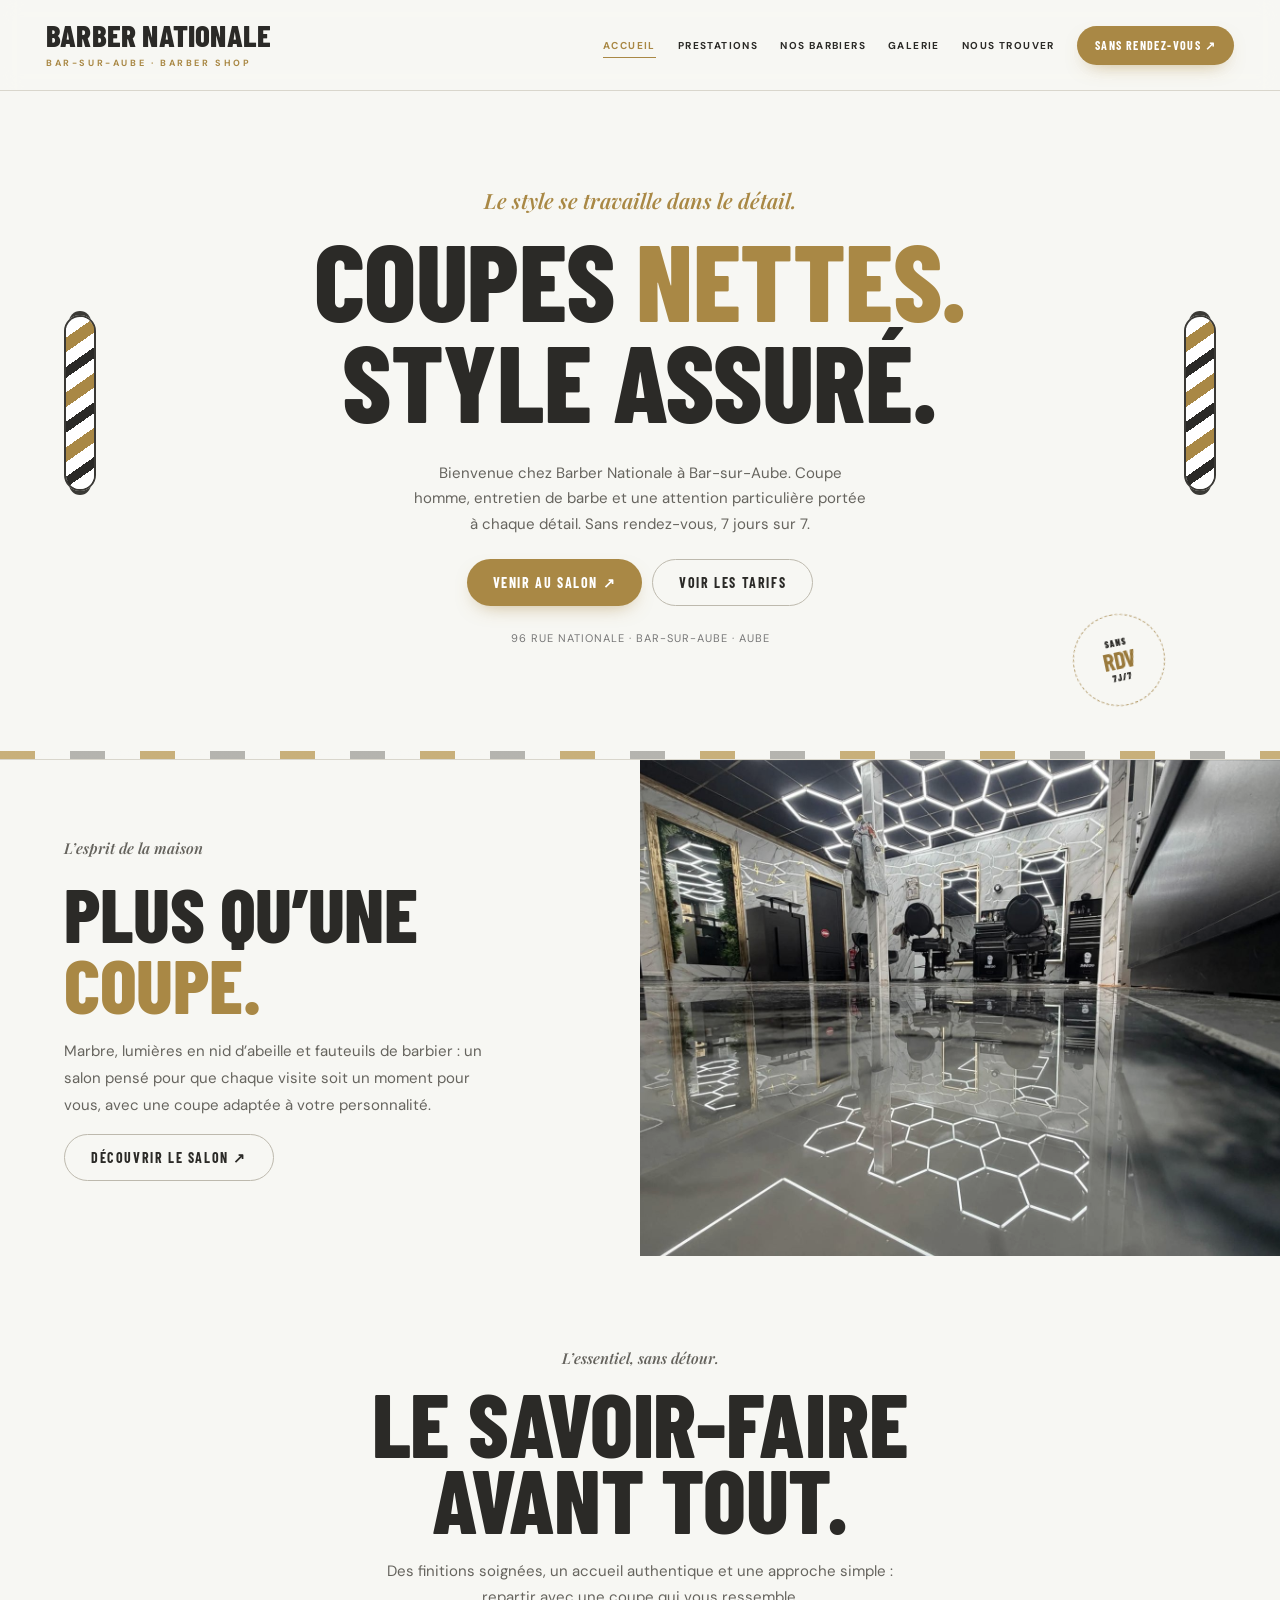
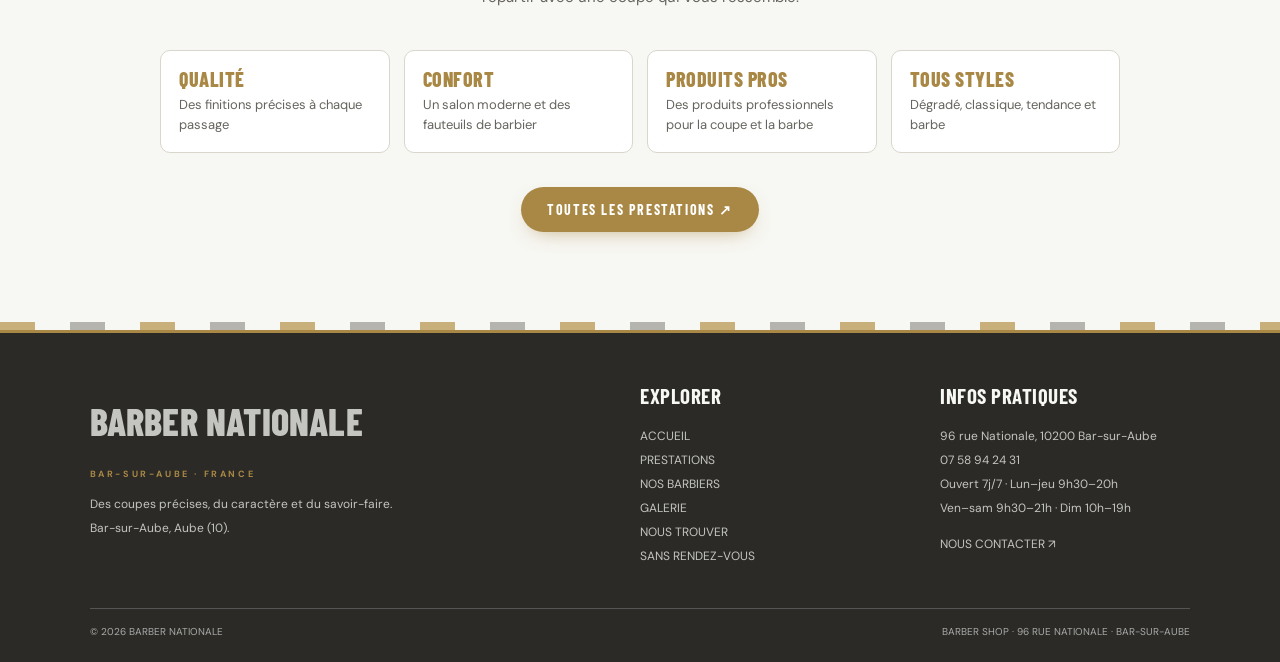
<file: index.html>
<!DOCTYPE html>
<html lang="fr">
<head>
<meta charset="UTF-8">
<meta name="viewport" content="width=device-width, initial-scale=1, viewport-fit=cover">
<title>Barber Nationale | Barber Shop Bar-sur-Aube</title>
<meta name="description" content="Barber Nationale, barber shop à Bar-sur-Aube (96 rue Nationale). Coupe homme, coupe enfant et barbe, sans rendez-vous, 7 jours sur 7.">
<meta name="theme-color" content="#f7f7f3">
<meta property="og:type" content="website">
<meta property="og:locale" content="fr_FR">
<meta property="og:site_name" content="Barber Nationale">
<meta property="og:title" content="Barber Nationale | Barber Shop Bar-sur-Aube">
<meta property="og:description" content="Barber Nationale, barber shop à Bar-sur-Aube (96 rue Nationale). Coupe homme, coupe enfant et barbe, sans rendez-vous, 7 jours sur 7.">
<meta property="og:image" content="images/partage.jpg">
<link rel="icon" href="favicon.svg" type="image/svg+xml">
<link rel="preconnect" href="https://fonts.googleapis.com">
<link rel="preconnect" href="https://fonts.gstatic.com" crossorigin>
<link rel="stylesheet" href="https://fonts.googleapis.com/css2?family=Barlow+Condensed:wght@500;600;700;800;900&family=DM+Sans:wght@400;500;600;700&family=Playfair+Display:ital,wght@1,600;1,700&display=swap">
<link rel="stylesheet" href="assets/style.css">
<script type="application/ld+json">{"@context":"https://schema.org","@type":"HairSalon","name":"Barber Nationale","telephone":"+33758942431","address":{"@type":"PostalAddress","streetAddress":"96 rue Nationale","postalCode":"10200","addressLocality":"Bar-sur-Aube","addressCountry":"FR"},"geo":{"@type":"GeoCoordinates","latitude":48.2336978,"longitude":4.706149},"openingHoursSpecification":[{"@type":"OpeningHoursSpecification","dayOfWeek":["Monday","Tuesday","Wednesday","Thursday"],"opens":"09:30","closes":"20:00"},{"@type":"OpeningHoursSpecification","dayOfWeek":["Friday","Saturday"],"opens":"09:30","closes":"21:00"},{"@type":"OpeningHoursSpecification","dayOfWeek":"Sunday","opens":"10:00","closes":"19:00"}]}</script>
</head>
<body>
<div class="site">
<header class="topbar">
    <a href="index.html" class="brand">BARBER NATIONALE<small>BAR-SUR-AUBE · BARBER SHOP</small></a>
    <button class="menu-btn" id="menuBtn" aria-label="Ouvrir le menu" aria-expanded="false" aria-controls="nav">☰</button>
    <nav class="nav" id="nav">
      <a href="index.html" data-nav="accueil" class="active" aria-current="page">ACCUEIL</a>
      <a href="prestations.html" data-nav="prestations">PRESTATIONS</a>
      <a href="barbiers.html" data-nav="barbiers">NOS BARBIERS</a>
      <a href="galerie.html" data-nav="galerie">GALERIE</a>
      <a href="contact.html" data-nav="contact">NOUS TROUVER</a>
      <a class="btn" href="sans-rendez-vous.html">SANS RENDEZ-VOUS ↗</a>
    </nav>
  </header>
<main id="main">
<section class="hero"><div class="pole left" aria-hidden="true"></div><div class="pole right" aria-hidden="true"></div><div class="hero-inner"><p class="script">Le style se travaille dans le détail.</p><h1 class="mega"><span class="hero-line">COUPES <em>NETTES.</em></span><span class="hero-line">STYLE ASSURÉ.</span></h1><p class="hero-desc">Bienvenue chez Barber Nationale à Bar-sur-Aube. Coupe homme, entretien de barbe et une attention particulière portée à chaque détail. Sans rendez-vous, 7 jours sur 7.</p><div class="actions"><a class="btn" href="sans-rendez-vous.html">VENIR AU SALON ↗</a><a class="btn outline" href="prestations.html">VOIR LES TARIFS</a></div><p class="small-center">96 RUE NATIONALE · BAR-SUR-AUBE · AUBE</p></div><div class="stamp"><small>SANS</small><strong>RDV</strong><small>7J/7</small></div></section>
<div class="stripe"></div>
<section class="editorial"><div><p class="script">L’esprit de la maison</p><h2>PLUS QU’UNE<br><span style="color:var(--gold)">COUPE.</span></h2><p>Marbre, lumières en nid d’abeille et fauteuils de barbier : un salon pensé pour que chaque visite soit un moment pour vous, avec une coupe adaptée à votre personnalité.</p><a class="btn outline" href="galerie.html">DÉCOUVRIR LE SALON ↗</a></div><div class="photo salon2" role="img" aria-label="Le salon Barber Nationale, sol en marbre et plafond lumineux"></div></section>
<section class="intro"><p class="script">L’essentiel, sans détour.</p><h2>LE SAVOIR-FAIRE<br>AVANT TOUT.</h2><p>Des finitions soignées, un accueil authentique et une approche simple : repartir avec une coupe qui vous ressemble.</p>
<div class="perks">
<div class="perk"><strong>QUALITÉ</strong><span>Des finitions précises à chaque passage</span></div>
<div class="perk"><strong>CONFORT</strong><span>Un salon moderne et des fauteuils de barbier</span></div>
<div class="perk"><strong>PRODUITS PROS</strong><span>Des produits professionnels pour la coupe et la barbe</span></div>
<div class="perk"><strong>TOUS STYLES</strong><span>Dégradé, classique, tendance et barbe</span></div>
</div>
<div class="actions" style="margin-top:34px"><a class="btn" href="prestations.html">TOUTES LES PRESTATIONS ↗</a></div></section>
<div class="stripe"></div>
</main>
<footer class="foot">
    <div class="foot-grid">
      <div><a href="index.html" class="brand">BARBER NATIONALE<small>BAR-SUR-AUBE · FRANCE</small></a><p>Des coupes précises, du caractère et du savoir-faire.<br>Bar-sur-Aube, Aube (10).</p></div>
      <div><h4>EXPLORER</h4><a href="index.html">ACCUEIL</a><a href="prestations.html">PRESTATIONS</a><a href="barbiers.html">NOS BARBIERS</a><a href="galerie.html">GALERIE</a><a href="contact.html">NOUS TROUVER</a><a href="sans-rendez-vous.html">SANS RENDEZ-VOUS</a></div>
      <div><h4>INFOS PRATIQUES</h4><p>96 rue Nationale, 10200 Bar-sur-Aube<br>07 58 94 24 31<br>Ouvert 7j/7 · Lun–jeu 9h30–20h<br>Ven–sam 9h30–21h · Dim 10h–19h</p><a href="contact.html">NOUS CONTACTER ↗</a></div>
    </div>
    <div class="foot-bottom"><span>© <span id="year">2026</span> BARBER NATIONALE</span><span>BARBER SHOP · 96 RUE NATIONALE · BAR-SUR-AUBE</span></div>
  </footer>
</div>
<script src="assets/main.js"></script>
</body>
</html>
</file>
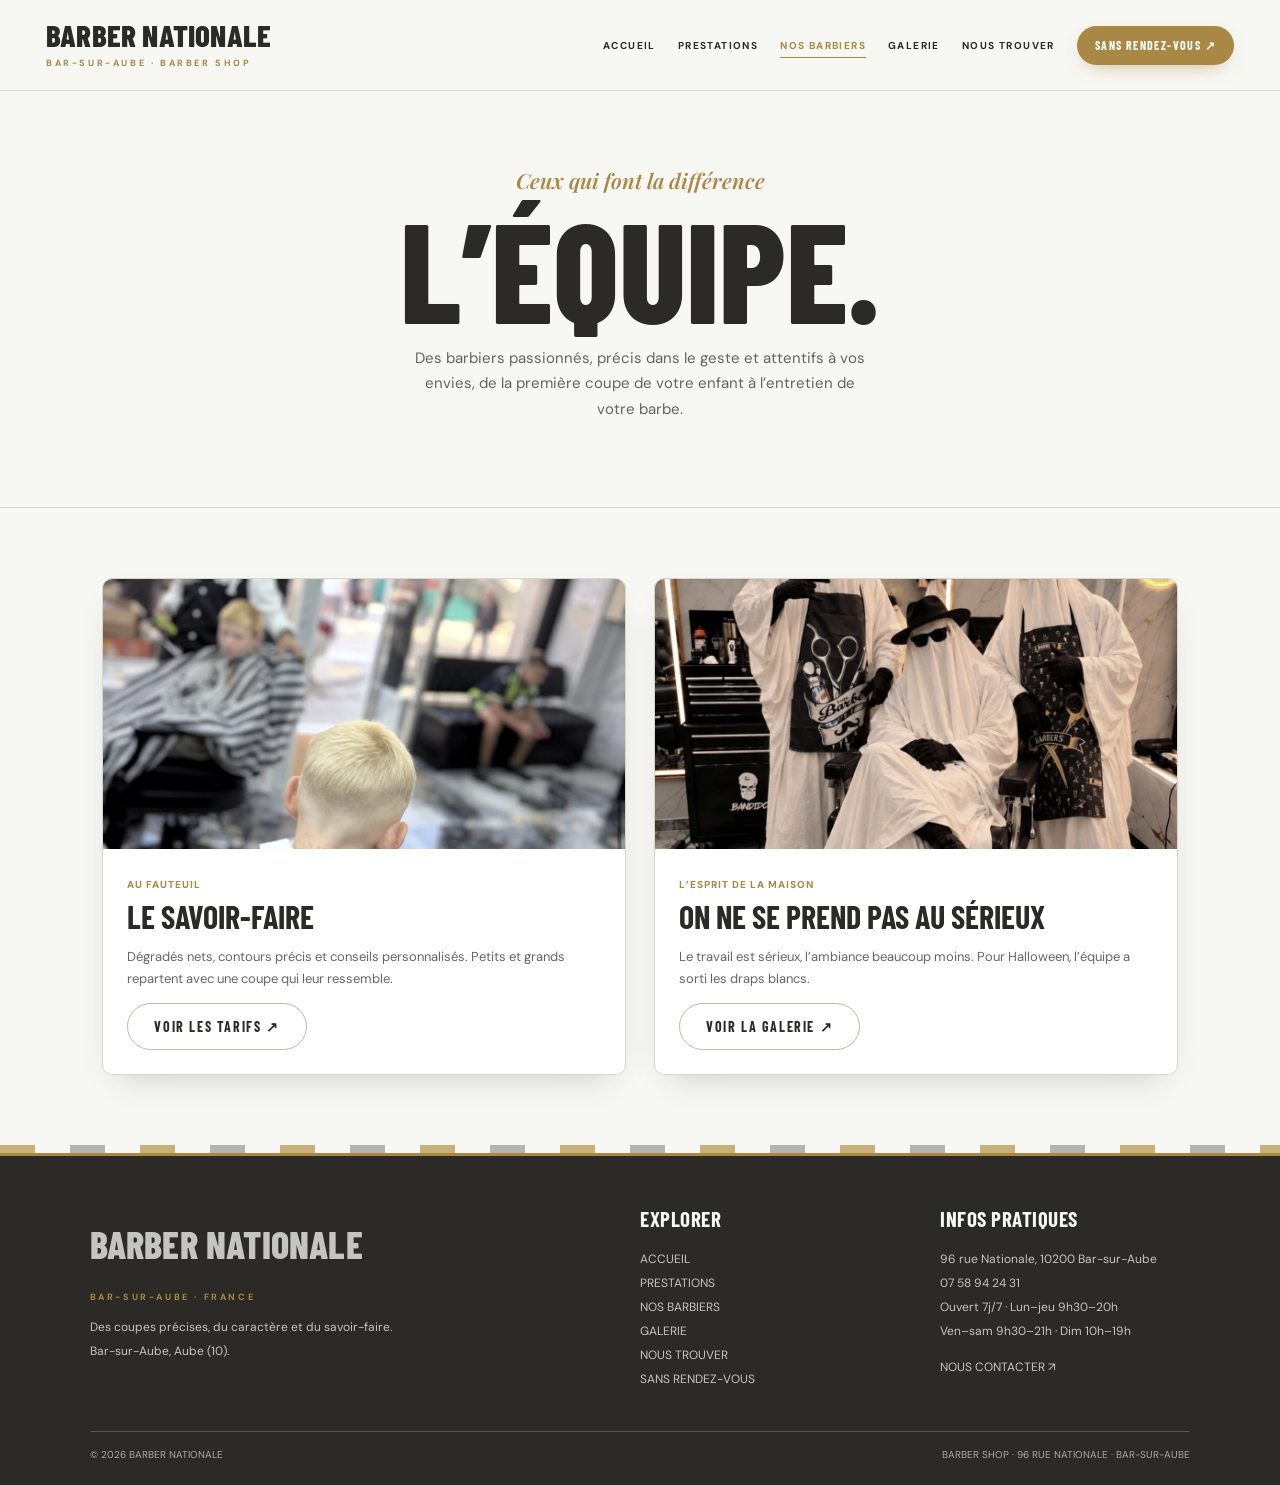
<file: barbiers.html>
<!DOCTYPE html>
<html lang="fr">
<head>
<meta charset="UTF-8">
<meta name="viewport" content="width=device-width, initial-scale=1, viewport-fit=cover">
<title>L'équipe | Barber Nationale</title>
<meta name="description" content="L’équipe de Barber Nationale, barbiers à Bar-sur-Aube : dégradés, coupes classiques et tendance, entretien de barbe.">
<meta name="theme-color" content="#f7f7f3">
<meta property="og:type" content="website">
<meta property="og:locale" content="fr_FR">
<meta property="og:site_name" content="Barber Nationale">
<meta property="og:title" content="L'équipe | Barber Nationale">
<meta property="og:description" content="L’équipe de Barber Nationale, barbiers à Bar-sur-Aube : dégradés, coupes classiques et tendance, entretien de barbe.">
<meta property="og:image" content="images/partage.jpg">
<link rel="icon" href="favicon.svg" type="image/svg+xml">
<link rel="preconnect" href="https://fonts.googleapis.com">
<link rel="preconnect" href="https://fonts.gstatic.com" crossorigin>
<link rel="stylesheet" href="https://fonts.googleapis.com/css2?family=Barlow+Condensed:wght@500;600;700;800;900&family=DM+Sans:wght@400;500;600;700&family=Playfair+Display:ital,wght@1,600;1,700&display=swap">
<link rel="stylesheet" href="assets/style.css">

</head>
<body>
<div class="site">
<header class="topbar">
    <a href="index.html" class="brand">BARBER NATIONALE<small>BAR-SUR-AUBE · BARBER SHOP</small></a>
    <button class="menu-btn" id="menuBtn" aria-label="Ouvrir le menu" aria-expanded="false" aria-controls="nav">☰</button>
    <nav class="nav" id="nav">
      <a href="index.html" data-nav="accueil">ACCUEIL</a>
      <a href="prestations.html" data-nav="prestations">PRESTATIONS</a>
      <a href="barbiers.html" data-nav="barbiers" class="active" aria-current="page">NOS BARBIERS</a>
      <a href="galerie.html" data-nav="galerie">GALERIE</a>
      <a href="contact.html" data-nav="contact">NOUS TROUVER</a>
      <a class="btn" href="sans-rendez-vous.html">SANS RENDEZ-VOUS ↗</a>
    </nav>
  </header>
<main id="main">
<section class="page-head"><p class="script">Ceux qui font la différence</p><h1>L’ÉQUIPE.</h1><p>Des barbiers passionnés, précis dans le geste et attentifs à vos envies, de la première coupe de votre enfant à l’entretien de votre barbe.</p></section>
<section class="section"><div class="grid2">
<article class="card"><div class="photo coupe1" role="img" aria-label="Un barbier coupe les cheveux d'un enfant au salon"></div><div class="card-body"><span class="role">AU FAUTEUIL</span><h3>LE SAVOIR-FAIRE</h3><p>Dégradés nets, contours précis et conseils personnalisés. Petits et grands repartent avec une coupe qui leur ressemble.</p><a class="btn outline" href="prestations.html">VOIR LES TARIFS ↗</a></div></article>
<article class="card"><div class="photo halloween2" role="img" aria-label="L'équipe déguisée en fantômes pour Halloween"></div><div class="card-body"><span class="role">L’ESPRIT DE LA MAISON</span><h3>ON NE SE PREND PAS AU SÉRIEUX</h3><p>Le travail est sérieux, l’ambiance beaucoup moins. Pour Halloween, l’équipe a sorti les draps blancs.</p><a class="btn outline" href="galerie.html">VOIR LA GALERIE ↗</a></div></article>
</div></section>
<div class="stripe"></div>
</main>
<footer class="foot">
    <div class="foot-grid">
      <div><a href="index.html" class="brand">BARBER NATIONALE<small>BAR-SUR-AUBE · FRANCE</small></a><p>Des coupes précises, du caractère et du savoir-faire.<br>Bar-sur-Aube, Aube (10).</p></div>
      <div><h4>EXPLORER</h4><a href="index.html">ACCUEIL</a><a href="prestations.html">PRESTATIONS</a><a href="barbiers.html">NOS BARBIERS</a><a href="galerie.html">GALERIE</a><a href="contact.html">NOUS TROUVER</a><a href="sans-rendez-vous.html">SANS RENDEZ-VOUS</a></div>
      <div><h4>INFOS PRATIQUES</h4><p>96 rue Nationale, 10200 Bar-sur-Aube<br>07 58 94 24 31<br>Ouvert 7j/7 · Lun–jeu 9h30–20h<br>Ven–sam 9h30–21h · Dim 10h–19h</p><a href="contact.html">NOUS CONTACTER ↗</a></div>
    </div>
    <div class="foot-bottom"><span>© <span id="year">2026</span> BARBER NATIONALE</span><span>BARBER SHOP · 96 RUE NATIONALE · BAR-SUR-AUBE</span></div>
  </footer>
</div>
<script src="assets/main.js"></script>
</body>
</html>
</file>
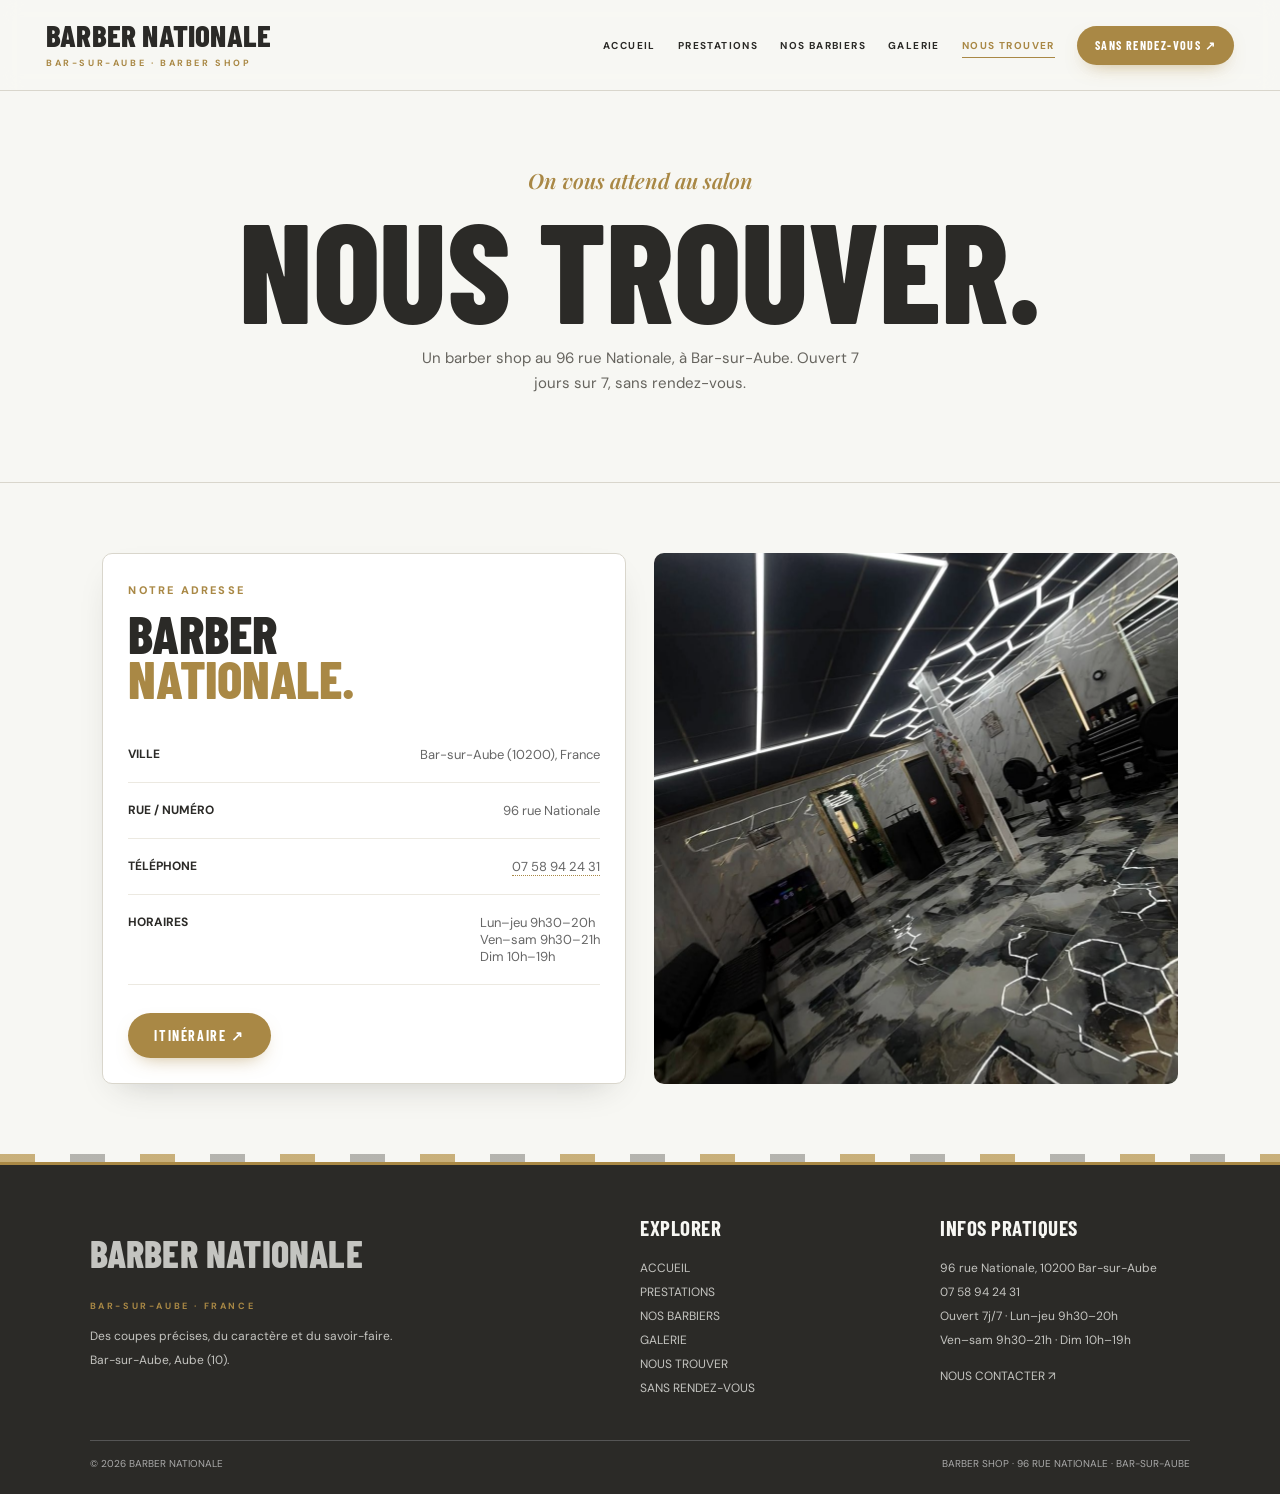
<file: contact.html>
<!DOCTYPE html>
<html lang="fr">
<head>
<meta charset="UTF-8">
<meta name="viewport" content="width=device-width, initial-scale=1, viewport-fit=cover">
<title>Nous trouver | Barber Nationale</title>
<meta name="description" content="Barber Nationale, 96 rue Nationale, 10200 Bar-sur-Aube. Téléphone 07 58 94 24 31. Ouvert 7 jours sur 7.">
<meta name="theme-color" content="#f7f7f3">
<meta property="og:type" content="website">
<meta property="og:locale" content="fr_FR">
<meta property="og:site_name" content="Barber Nationale">
<meta property="og:title" content="Nous trouver | Barber Nationale">
<meta property="og:description" content="Barber Nationale, 96 rue Nationale, 10200 Bar-sur-Aube. Téléphone 07 58 94 24 31. Ouvert 7 jours sur 7.">
<meta property="og:image" content="images/partage.jpg">
<link rel="icon" href="favicon.svg" type="image/svg+xml">
<link rel="preconnect" href="https://fonts.googleapis.com">
<link rel="preconnect" href="https://fonts.gstatic.com" crossorigin>
<link rel="stylesheet" href="https://fonts.googleapis.com/css2?family=Barlow+Condensed:wght@500;600;700;800;900&family=DM+Sans:wght@400;500;600;700&family=Playfair+Display:ital,wght@1,600;1,700&display=swap">
<link rel="stylesheet" href="assets/style.css">
<script type="application/ld+json">{"@context":"https://schema.org","@type":"HairSalon","name":"Barber Nationale","telephone":"+33758942431","address":{"@type":"PostalAddress","streetAddress":"96 rue Nationale","postalCode":"10200","addressLocality":"Bar-sur-Aube","addressCountry":"FR"},"geo":{"@type":"GeoCoordinates","latitude":48.2336978,"longitude":4.706149},"openingHoursSpecification":[{"@type":"OpeningHoursSpecification","dayOfWeek":["Monday","Tuesday","Wednesday","Thursday"],"opens":"09:30","closes":"20:00"},{"@type":"OpeningHoursSpecification","dayOfWeek":["Friday","Saturday"],"opens":"09:30","closes":"21:00"},{"@type":"OpeningHoursSpecification","dayOfWeek":"Sunday","opens":"10:00","closes":"19:00"}]}</script>
</head>
<body>
<div class="site">
<header class="topbar">
    <a href="index.html" class="brand">BARBER NATIONALE<small>BAR-SUR-AUBE · BARBER SHOP</small></a>
    <button class="menu-btn" id="menuBtn" aria-label="Ouvrir le menu" aria-expanded="false" aria-controls="nav">☰</button>
    <nav class="nav" id="nav">
      <a href="index.html" data-nav="accueil">ACCUEIL</a>
      <a href="prestations.html" data-nav="prestations">PRESTATIONS</a>
      <a href="barbiers.html" data-nav="barbiers">NOS BARBIERS</a>
      <a href="galerie.html" data-nav="galerie">GALERIE</a>
      <a href="contact.html" data-nav="contact" class="active" aria-current="page">NOUS TROUVER</a>
      <a class="btn" href="sans-rendez-vous.html">SANS RENDEZ-VOUS ↗</a>
    </nav>
  </header>
<main id="main">
<section class="page-head"><p class="script">On vous attend au salon</p><h1>NOUS TROUVER.</h1><p>Un barber shop au 96 rue Nationale, à Bar-sur-Aube. Ouvert 7 jours sur 7, sans rendez-vous.</p></section>
<section class="section"><div class="grid2"><div class="frame"><span class="eyebrow">NOTRE ADRESSE</span><h2 class="section-title" style="font-size:53px;margin-top:12px">BARBER<br><span>NATIONALE.</span></h2><div class="info-line"><strong>VILLE</strong><span>Bar-sur-Aube (10200), France</span></div><div class="info-line"><strong>RUE / NUMÉRO</strong><span>96 rue Nationale</span></div><div class="info-line"><strong>TÉLÉPHONE</strong><span><a class="tel" href="tel:+33758942431">07 58 94 24 31</a></span></div><div class="info-line"><strong>HORAIRES</strong><span>Lun–jeu 9h30–20h<br>Ven–sam 9h30–21h<br>Dim 10h–19h</span></div><div class="actions" style="justify-content:start;margin-top:28px"><a class="btn" href="https://www.google.com/maps/search/?api=1&amp;query=96+Rue+Nationale+10200+Bar-sur-Aube" target="_blank" rel="noopener">ITINÉRAIRE ↗</a></div></div><div class="photo salon1 contact-photo" role="img" aria-label="Intérieur du salon Barber Nationale"></div></div></section>
<div class="stripe"></div>
</main>
<footer class="foot">
    <div class="foot-grid">
      <div><a href="index.html" class="brand">BARBER NATIONALE<small>BAR-SUR-AUBE · FRANCE</small></a><p>Des coupes précises, du caractère et du savoir-faire.<br>Bar-sur-Aube, Aube (10).</p></div>
      <div><h4>EXPLORER</h4><a href="index.html">ACCUEIL</a><a href="prestations.html">PRESTATIONS</a><a href="barbiers.html">NOS BARBIERS</a><a href="galerie.html">GALERIE</a><a href="contact.html">NOUS TROUVER</a><a href="sans-rendez-vous.html">SANS RENDEZ-VOUS</a></div>
      <div><h4>INFOS PRATIQUES</h4><p>96 rue Nationale, 10200 Bar-sur-Aube<br>07 58 94 24 31<br>Ouvert 7j/7 · Lun–jeu 9h30–20h<br>Ven–sam 9h30–21h · Dim 10h–19h</p><a href="contact.html">NOUS CONTACTER ↗</a></div>
    </div>
    <div class="foot-bottom"><span>© <span id="year">2026</span> BARBER NATIONALE</span><span>BARBER SHOP · 96 RUE NATIONALE · BAR-SUR-AUBE</span></div>
  </footer>
</div>
<script src="assets/main.js"></script>
</body>
</html>
</file>
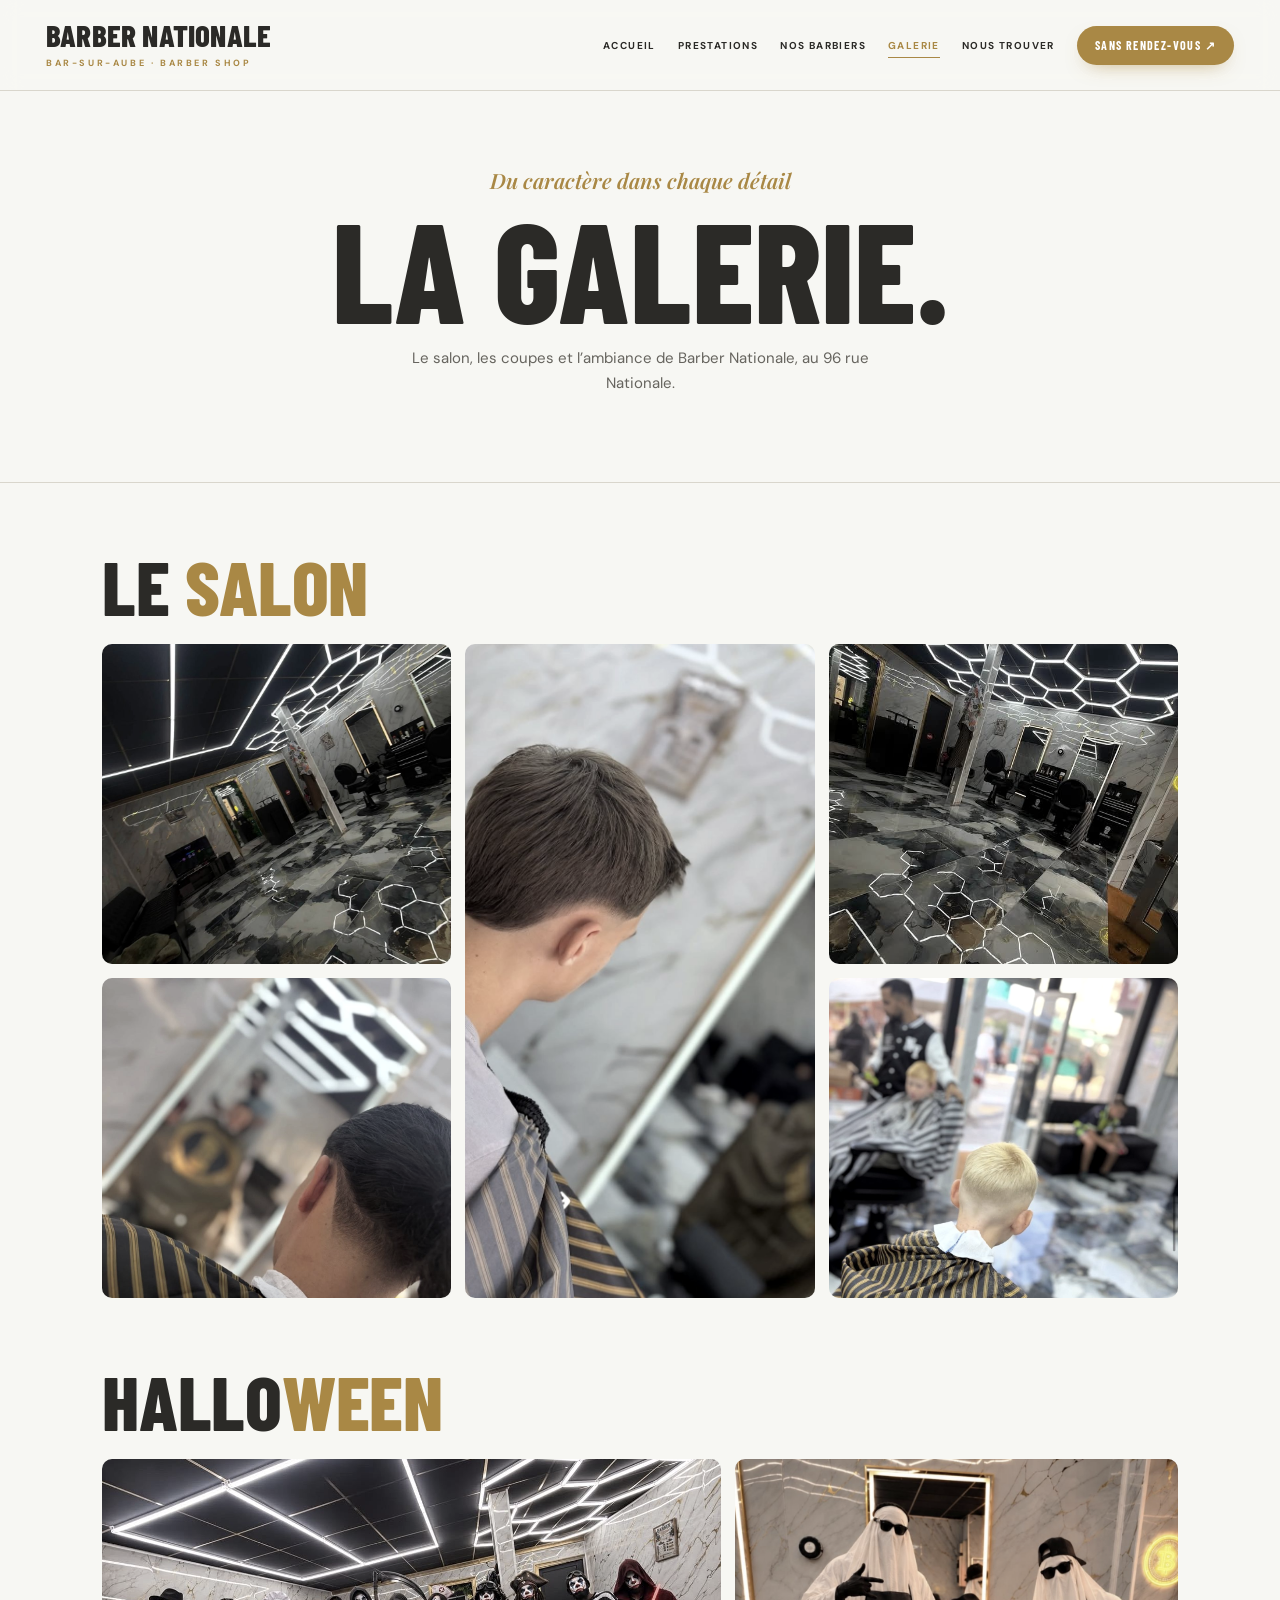
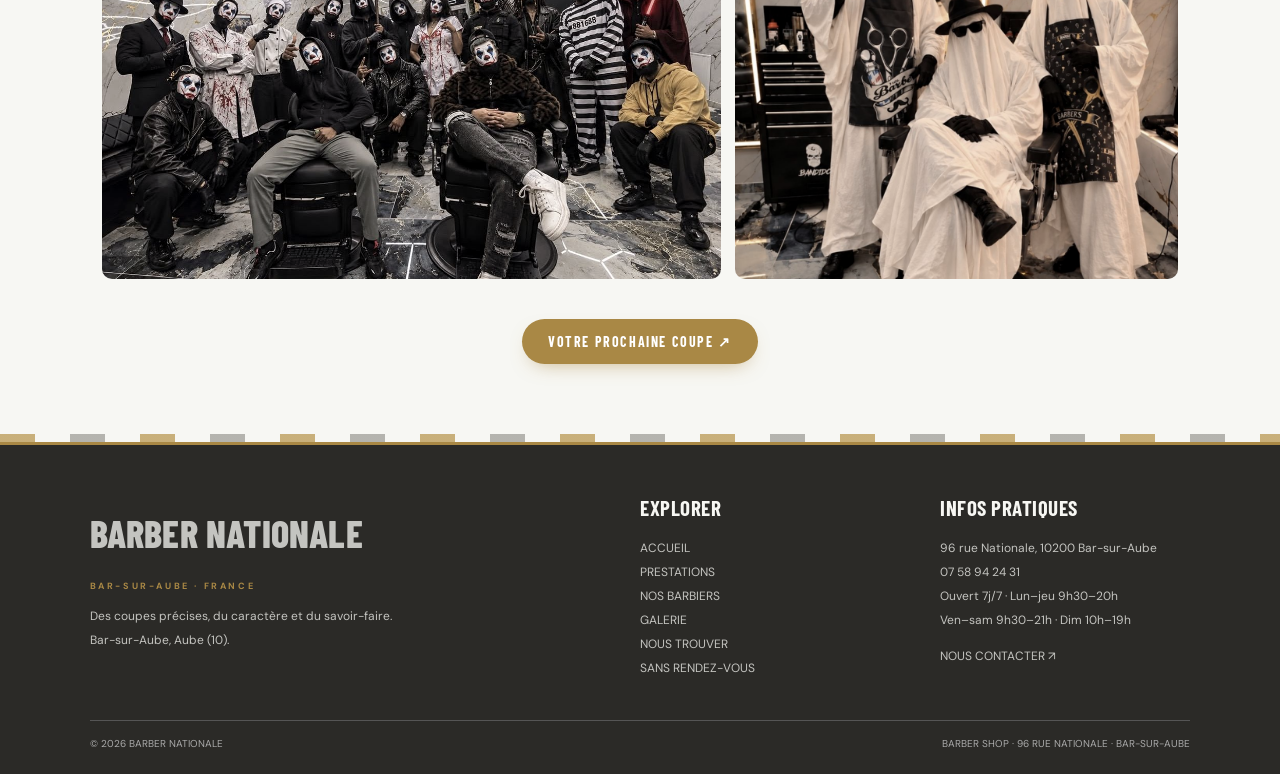
<file: galerie.html>
<!DOCTYPE html>
<html lang="fr">
<head>
<meta charset="UTF-8">
<meta name="viewport" content="width=device-width, initial-scale=1, viewport-fit=cover">
<title>Galerie | Barber Nationale</title>
<meta name="description" content="Photos du salon Barber Nationale à Bar-sur-Aube : le salon, les coupes et l’ambiance.">
<meta name="theme-color" content="#f7f7f3">
<meta property="og:type" content="website">
<meta property="og:locale" content="fr_FR">
<meta property="og:site_name" content="Barber Nationale">
<meta property="og:title" content="Galerie | Barber Nationale">
<meta property="og:description" content="Photos du salon Barber Nationale à Bar-sur-Aube : le salon, les coupes et l’ambiance.">
<meta property="og:image" content="images/partage.jpg">
<link rel="icon" href="favicon.svg" type="image/svg+xml">
<link rel="preconnect" href="https://fonts.googleapis.com">
<link rel="preconnect" href="https://fonts.gstatic.com" crossorigin>
<link rel="stylesheet" href="https://fonts.googleapis.com/css2?family=Barlow+Condensed:wght@500;600;700;800;900&family=DM+Sans:wght@400;500;600;700&family=Playfair+Display:ital,wght@1,600;1,700&display=swap">
<link rel="stylesheet" href="assets/style.css">

</head>
<body>
<div class="site">
<header class="topbar">
    <a href="index.html" class="brand">BARBER NATIONALE<small>BAR-SUR-AUBE · BARBER SHOP</small></a>
    <button class="menu-btn" id="menuBtn" aria-label="Ouvrir le menu" aria-expanded="false" aria-controls="nav">☰</button>
    <nav class="nav" id="nav">
      <a href="index.html" data-nav="accueil">ACCUEIL</a>
      <a href="prestations.html" data-nav="prestations">PRESTATIONS</a>
      <a href="barbiers.html" data-nav="barbiers">NOS BARBIERS</a>
      <a href="galerie.html" data-nav="galerie" class="active" aria-current="page">GALERIE</a>
      <a href="contact.html" data-nav="contact">NOUS TROUVER</a>
      <a class="btn" href="sans-rendez-vous.html">SANS RENDEZ-VOUS ↗</a>
    </nav>
  </header>
<main id="main">
<section class="page-head"><p class="script">Du caractère dans chaque détail</p><h1>LA GALERIE.</h1><p>Le salon, les coupes et l’ambiance de Barber Nationale, au 96 rue Nationale.</p></section>
<section class="section"><h2 class="section-title">LE <span>SALON</span></h2><div class="gallery">
<div class="photo salon1" role="img" aria-label="Vue du salon avec son plafond lumineux en nid d'abeille"></div>
<div class="photo coupe3" role="img" aria-label="Coupe homme avec dégradé"></div>
<div class="photo salon3" role="img" aria-label="Les postes de coupe et le sol en marbre"></div>
<div class="photo coupe2" role="img" aria-label="Dégradé et contours nets"></div>
<div class="photo coupe1" role="img" aria-label="Coupe enfant au salon"></div>
</div>
<h2 class="section-title" style="margin-top:70px">HALLO<span>WEEN</span></h2><div class="gallery halloween">
<div class="photo halloween1" role="img" aria-label="L'équipe et les clients déguisés pour Halloween"></div>
<div class="photo halloween2" role="img" aria-label="Trois barbiers déguisés en fantômes"></div>
</div>
<div class="actions" style="margin-top:40px"><a class="btn" href="sans-rendez-vous.html">VOTRE PROCHAINE COUPE ↗</a></div></section>
<div class="stripe"></div>
</main>
<footer class="foot">
    <div class="foot-grid">
      <div><a href="index.html" class="brand">BARBER NATIONALE<small>BAR-SUR-AUBE · FRANCE</small></a><p>Des coupes précises, du caractère et du savoir-faire.<br>Bar-sur-Aube, Aube (10).</p></div>
      <div><h4>EXPLORER</h4><a href="index.html">ACCUEIL</a><a href="prestations.html">PRESTATIONS</a><a href="barbiers.html">NOS BARBIERS</a><a href="galerie.html">GALERIE</a><a href="contact.html">NOUS TROUVER</a><a href="sans-rendez-vous.html">SANS RENDEZ-VOUS</a></div>
      <div><h4>INFOS PRATIQUES</h4><p>96 rue Nationale, 10200 Bar-sur-Aube<br>07 58 94 24 31<br>Ouvert 7j/7 · Lun–jeu 9h30–20h<br>Ven–sam 9h30–21h · Dim 10h–19h</p><a href="contact.html">NOUS CONTACTER ↗</a></div>
    </div>
    <div class="foot-bottom"><span>© <span id="year">2026</span> BARBER NATIONALE</span><span>BARBER SHOP · 96 RUE NATIONALE · BAR-SUR-AUBE</span></div>
  </footer>
</div>
<script src="assets/main.js"></script>
</body>
</html>
</file>
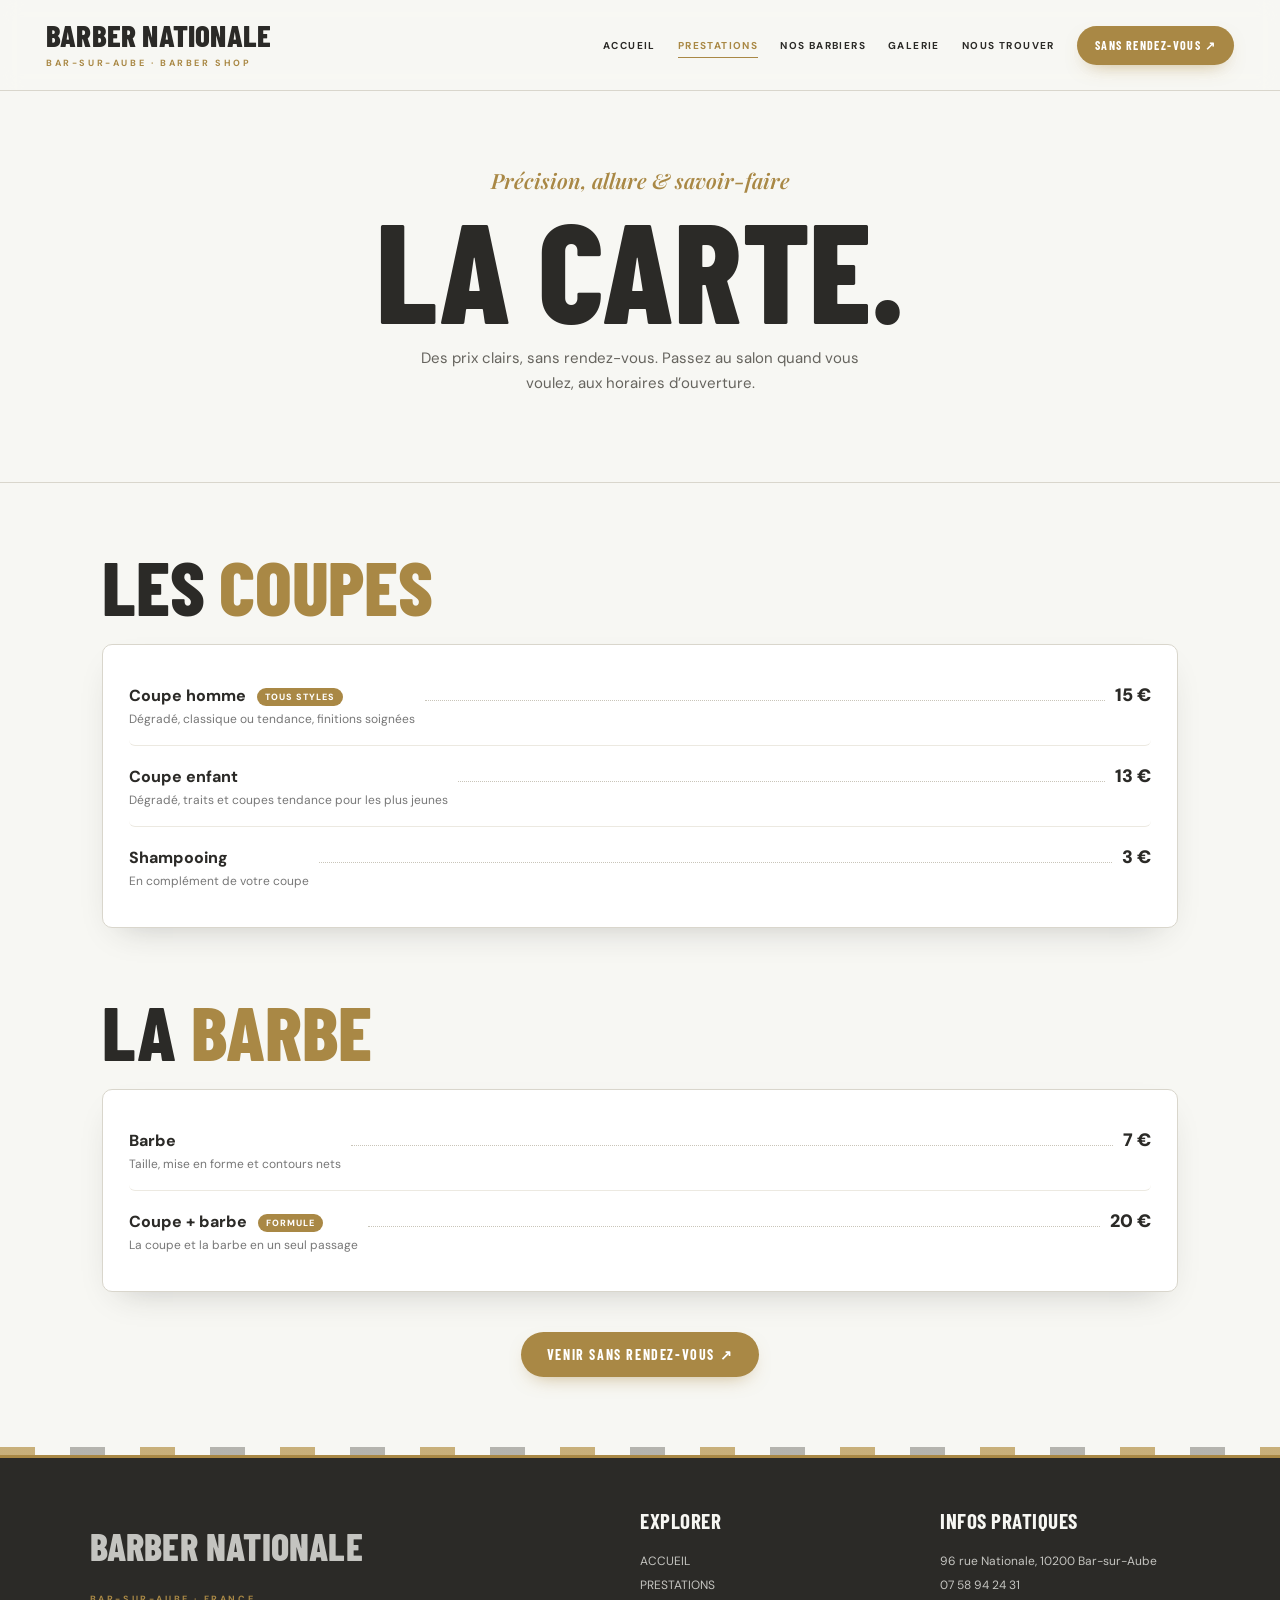
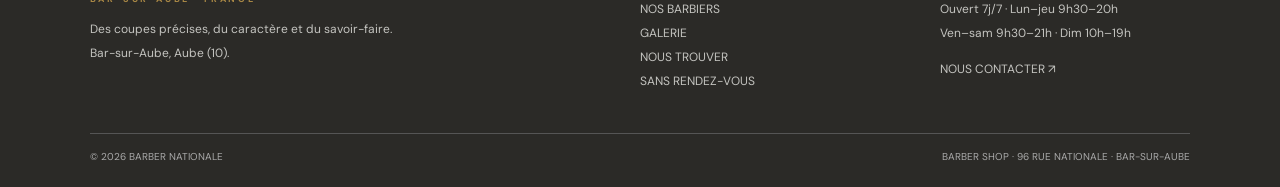
<file: prestations.html>
<!DOCTYPE html>
<html lang="fr">
<head>
<meta charset="UTF-8">
<meta name="viewport" content="width=device-width, initial-scale=1, viewport-fit=cover">
<title>Prestations et tarifs | Barber Nationale</title>
<meta name="description" content="Tarifs Barber Nationale à Bar-sur-Aube : coupe homme 15 €, coupe enfant 13 €, barbe 7 €, coupe + barbe 20 €, shampooing 3 €.">
<meta name="theme-color" content="#f7f7f3">
<meta property="og:type" content="website">
<meta property="og:locale" content="fr_FR">
<meta property="og:site_name" content="Barber Nationale">
<meta property="og:title" content="Prestations et tarifs | Barber Nationale">
<meta property="og:description" content="Tarifs Barber Nationale à Bar-sur-Aube : coupe homme 15 €, coupe enfant 13 €, barbe 7 €, coupe + barbe 20 €, shampooing 3 €.">
<meta property="og:image" content="images/partage.jpg">
<link rel="icon" href="favicon.svg" type="image/svg+xml">
<link rel="preconnect" href="https://fonts.googleapis.com">
<link rel="preconnect" href="https://fonts.gstatic.com" crossorigin>
<link rel="stylesheet" href="https://fonts.googleapis.com/css2?family=Barlow+Condensed:wght@500;600;700;800;900&family=DM+Sans:wght@400;500;600;700&family=Playfair+Display:ital,wght@1,600;1,700&display=swap">
<link rel="stylesheet" href="assets/style.css">

</head>
<body>
<div class="site">
<header class="topbar">
    <a href="index.html" class="brand">BARBER NATIONALE<small>BAR-SUR-AUBE · BARBER SHOP</small></a>
    <button class="menu-btn" id="menuBtn" aria-label="Ouvrir le menu" aria-expanded="false" aria-controls="nav">☰</button>
    <nav class="nav" id="nav">
      <a href="index.html" data-nav="accueil">ACCUEIL</a>
      <a href="prestations.html" data-nav="prestations" class="active" aria-current="page">PRESTATIONS</a>
      <a href="barbiers.html" data-nav="barbiers">NOS BARBIERS</a>
      <a href="galerie.html" data-nav="galerie">GALERIE</a>
      <a href="contact.html" data-nav="contact">NOUS TROUVER</a>
      <a class="btn" href="sans-rendez-vous.html">SANS RENDEZ-VOUS ↗</a>
    </nav>
  </header>
<main id="main">
<section class="page-head"><p class="script">Précision, allure &amp; savoir-faire</p><h1>LA CARTE.</h1><p>Des prix clairs, sans rendez-vous. Passez au salon quand vous voulez, aux horaires d’ouverture.</p></section>
<section class="section"><h2 class="section-title">LES <span>COUPES</span></h2><div class="menu-list">
<div class="menu-item"><div><span class="service">Coupe homme <span class="tag">TOUS STYLES</span></span><span class="desc">Dégradé, classique ou tendance, finitions soignées</span></div><span class="dots"></span><span class="price">15 €</span></div>
<div class="menu-item"><div><span class="service">Coupe enfant</span><span class="desc">Dégradé, traits et coupes tendance pour les plus jeunes</span></div><span class="dots"></span><span class="price">13 €</span></div>
<div class="menu-item"><div><span class="service">Shampooing</span><span class="desc">En complément de votre coupe</span></div><span class="dots"></span><span class="price">3 €</span></div>
</div>
<h2 class="section-title" style="margin-top:70px">LA <span>BARBE</span></h2><div class="menu-list">
<div class="menu-item"><div><span class="service">Barbe</span><span class="desc">Taille, mise en forme et contours nets</span></div><span class="dots"></span><span class="price">7 €</span></div>
<div class="menu-item"><div><span class="service">Coupe + barbe <span class="tag">FORMULE</span></span><span class="desc">La coupe et la barbe en un seul passage</span></div><span class="dots"></span><span class="price">20 €</span></div>
</div>
<div class="actions" style="margin-top:40px"><a class="btn" href="sans-rendez-vous.html">VENIR SANS RENDEZ-VOUS ↗</a></div></section>
<div class="stripe"></div>
</main>
<footer class="foot">
    <div class="foot-grid">
      <div><a href="index.html" class="brand">BARBER NATIONALE<small>BAR-SUR-AUBE · FRANCE</small></a><p>Des coupes précises, du caractère et du savoir-faire.<br>Bar-sur-Aube, Aube (10).</p></div>
      <div><h4>EXPLORER</h4><a href="index.html">ACCUEIL</a><a href="prestations.html">PRESTATIONS</a><a href="barbiers.html">NOS BARBIERS</a><a href="galerie.html">GALERIE</a><a href="contact.html">NOUS TROUVER</a><a href="sans-rendez-vous.html">SANS RENDEZ-VOUS</a></div>
      <div><h4>INFOS PRATIQUES</h4><p>96 rue Nationale, 10200 Bar-sur-Aube<br>07 58 94 24 31<br>Ouvert 7j/7 · Lun–jeu 9h30–20h<br>Ven–sam 9h30–21h · Dim 10h–19h</p><a href="contact.html">NOUS CONTACTER ↗</a></div>
    </div>
    <div class="foot-bottom"><span>© <span id="year">2026</span> BARBER NATIONALE</span><span>BARBER SHOP · 96 RUE NATIONALE · BAR-SUR-AUBE</span></div>
  </footer>
</div>
<script src="assets/main.js"></script>
</body>
</html>
</file>
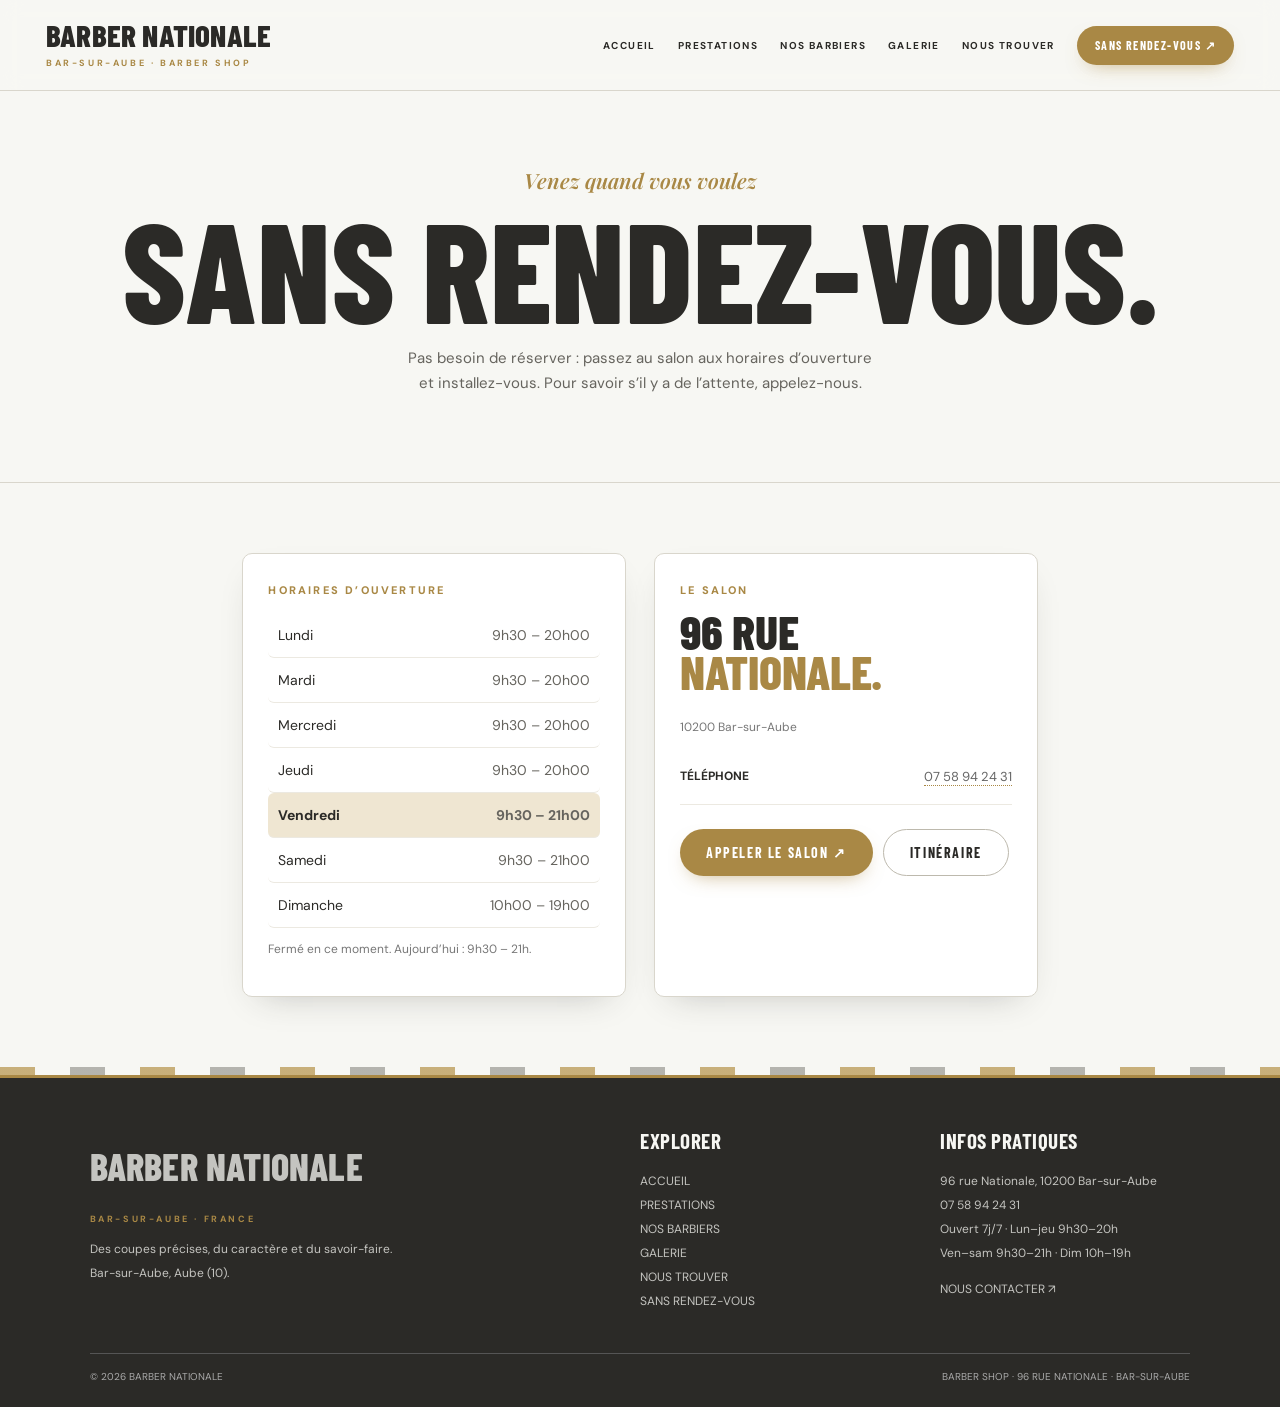
<file: sans-rendez-vous.html>
<!DOCTYPE html>
<html lang="fr">
<head>
<meta charset="UTF-8">
<meta name="viewport" content="width=device-width, initial-scale=1, viewport-fit=cover">
<title>Sans rendez-vous | Barber Nationale</title>
<meta name="description" content="Barber Nationale fonctionne sans rendez-vous : venez quand vous voulez. Horaires d’ouverture et accès au salon à Bar-sur-Aube.">
<meta name="theme-color" content="#f7f7f3">
<meta property="og:type" content="website">
<meta property="og:locale" content="fr_FR">
<meta property="og:site_name" content="Barber Nationale">
<meta property="og:title" content="Sans rendez-vous | Barber Nationale">
<meta property="og:description" content="Barber Nationale fonctionne sans rendez-vous : venez quand vous voulez. Horaires d’ouverture et accès au salon à Bar-sur-Aube.">
<meta property="og:image" content="images/partage.jpg">
<link rel="icon" href="favicon.svg" type="image/svg+xml">
<link rel="preconnect" href="https://fonts.googleapis.com">
<link rel="preconnect" href="https://fonts.gstatic.com" crossorigin>
<link rel="stylesheet" href="https://fonts.googleapis.com/css2?family=Barlow+Condensed:wght@500;600;700;800;900&family=DM+Sans:wght@400;500;600;700&family=Playfair+Display:ital,wght@1,600;1,700&display=swap">
<link rel="stylesheet" href="assets/style.css">
<script type="application/ld+json">{"@context":"https://schema.org","@type":"HairSalon","name":"Barber Nationale","telephone":"+33758942431","address":{"@type":"PostalAddress","streetAddress":"96 rue Nationale","postalCode":"10200","addressLocality":"Bar-sur-Aube","addressCountry":"FR"},"geo":{"@type":"GeoCoordinates","latitude":48.2336978,"longitude":4.706149},"openingHoursSpecification":[{"@type":"OpeningHoursSpecification","dayOfWeek":["Monday","Tuesday","Wednesday","Thursday"],"opens":"09:30","closes":"20:00"},{"@type":"OpeningHoursSpecification","dayOfWeek":["Friday","Saturday"],"opens":"09:30","closes":"21:00"},{"@type":"OpeningHoursSpecification","dayOfWeek":"Sunday","opens":"10:00","closes":"19:00"}]}</script>
</head>
<body>
<div class="site">
<header class="topbar">
    <a href="index.html" class="brand">BARBER NATIONALE<small>BAR-SUR-AUBE · BARBER SHOP</small></a>
    <button class="menu-btn" id="menuBtn" aria-label="Ouvrir le menu" aria-expanded="false" aria-controls="nav">☰</button>
    <nav class="nav" id="nav">
      <a href="index.html" data-nav="accueil">ACCUEIL</a>
      <a href="prestations.html" data-nav="prestations">PRESTATIONS</a>
      <a href="barbiers.html" data-nav="barbiers">NOS BARBIERS</a>
      <a href="galerie.html" data-nav="galerie">GALERIE</a>
      <a href="contact.html" data-nav="contact">NOUS TROUVER</a>
      <a class="btn" href="sans-rendez-vous.html">SANS RENDEZ-VOUS ↗</a>
    </nav>
  </header>
<main id="main">
<section class="page-head"><p class="script">Venez quand vous voulez</p><h1>SANS RENDEZ-VOUS.</h1><p>Pas besoin de réserver : passez au salon aux horaires d’ouverture et installez-vous. Pour savoir s’il y a de l’attente, appelez-nous.</p></section>
<section class="section" style="max-width:1000px;margin:auto"><div class="grid2">
<div class="frame"><span class="eyebrow">HORAIRES D’OUVERTURE</span>
<div class="hours" id="hours">
<div data-d="1"><span>Lundi</span><span>9h30 – 20h00</span></div>
<div data-d="2"><span>Mardi</span><span>9h30 – 20h00</span></div>
<div data-d="3"><span>Mercredi</span><span>9h30 – 20h00</span></div>
<div data-d="4"><span>Jeudi</span><span>9h30 – 20h00</span></div>
<div data-d="5"><span>Vendredi</span><span>9h30 – 21h00</span></div>
<div data-d="6"><span>Samedi</span><span>9h30 – 21h00</span></div>
<div data-d="0"><span>Dimanche</span><span>10h00 – 19h00</span></div>
</div><p class="note" id="openNow"></p></div>
<div class="frame"><span class="eyebrow">LE SALON</span><h2 class="section-title" style="font-size:48px;margin-top:12px">96 RUE<br><span>NATIONALE.</span></h2><p class="note">10200 Bar-sur-Aube</p>
<div class="info-line"><strong>TÉLÉPHONE</strong><span><a class="tel" href="tel:+33758942431">07 58 94 24 31</a></span></div>
<div class="actions" style="justify-content:start;margin-top:24px"><a class="btn" href="tel:+33758942431">APPELER LE SALON ↗</a><a class="btn outline" href="https://www.google.com/maps/search/?api=1&amp;query=96+Rue+Nationale+10200+Bar-sur-Aube" target="_blank" rel="noopener">ITINÉRAIRE</a></div></div>
</div></section>
<div class="stripe"></div>
</main>
<footer class="foot">
    <div class="foot-grid">
      <div><a href="index.html" class="brand">BARBER NATIONALE<small>BAR-SUR-AUBE · FRANCE</small></a><p>Des coupes précises, du caractère et du savoir-faire.<br>Bar-sur-Aube, Aube (10).</p></div>
      <div><h4>EXPLORER</h4><a href="index.html">ACCUEIL</a><a href="prestations.html">PRESTATIONS</a><a href="barbiers.html">NOS BARBIERS</a><a href="galerie.html">GALERIE</a><a href="contact.html">NOUS TROUVER</a><a href="sans-rendez-vous.html">SANS RENDEZ-VOUS</a></div>
      <div><h4>INFOS PRATIQUES</h4><p>96 rue Nationale, 10200 Bar-sur-Aube<br>07 58 94 24 31<br>Ouvert 7j/7 · Lun–jeu 9h30–20h<br>Ven–sam 9h30–21h · Dim 10h–19h</p><a href="contact.html">NOUS CONTACTER ↗</a></div>
    </div>
    <div class="foot-bottom"><span>© <span id="year">2026</span> BARBER NATIONALE</span><span>BARBER SHOP · 96 RUE NATIONALE · BAR-SUR-AUBE</span></div>
  </footer>
</div>
<script src="assets/main.js"></script>
</body>
</html>
</file>
<file: assets/style.css>
/* Barber Nationale — feuille de style */
:root{--paper:#f7f7f3;--white:#fff;--gold:#a98845;--gold2:#c0a365;--ink:#242424;--gray:#777;--line:#7f7e79;--light:#e9e9e4}*{box-sizing:border-box}html{scroll-behavior:smooth}body{margin:0;background:#d4d4d1;color:var(--ink);font-family:'DM Sans',Arial,sans-serif;font-size:14px}a{color:inherit;text-decoration:none}button,input,select,textarea{font:inherit}.site{max-width:1600px;margin:0 auto;background:var(--paper);min-height:100vh;border-left:1px solid #999;border-right:1px solid #999}.topbar{height:73px;border-bottom:1px solid var(--ink);display:flex;align-items:center;justify-content:space-between;padding:0 4.5%;gap:20px}.brand{font-family:'Barlow Condensed',Impact,sans-serif;font-size:24px;font-weight:900;letter-spacing:-.3px;line-height:.85;white-space:nowrap}.brand small{font:700 8px 'DM Sans',sans-serif;letter-spacing:2.6px;color:var(--gold);display:block;margin-top:7px}.nav{display:flex;align-items:center;gap:21px}.nav a{font-size:9px;letter-spacing:1px;font-weight:800;text-transform:uppercase;white-space:nowrap}.nav a:hover,.nav a.active{color:var(--gold)}.btn{background:var(--gold);border:1px solid #493917;color:#fff;font-family:'Barlow Condensed',sans-serif;font-size:14px;font-weight:900;letter-spacing:1.4px;padding:13px 22px;display:inline-flex;align-items:center;justify-content:center;text-transform:uppercase;cursor:pointer;transition:transform .2s,background .2s}.btn:hover{background:#8b6a32;transform:translateY(-2px)}.btn.outline{color:var(--ink);background:transparent;border:1px solid var(--ink)}.btn.outline:hover{background:var(--light)}.nav .btn{font-size:11px;color:white;padding:10px 13px}.menu-btn{display:none;background:none;border:0;font-size:27px;cursor:pointer}.hero{min-height:660px;display:flex;align-items:center;justify-content:center;position:relative;text-align:center;padding:70px 60px}.hero-inner{max-width:900px}.script{font-family:'Playfair Display',Georgia,serif;font-weight:700;font-style:italic;color:var(--gold);font-size:21px;margin:0 0 14px}.mega{font-family:'Barlow Condensed',Impact,sans-serif;font-size:clamp(70px,10.3vw,166px);font-weight:900;line-height:.76;letter-spacing:-2px;text-transform:uppercase;margin:0}.mega span{color:var(--gold);display:block}.hero-desc{max-width:420px;margin:31px auto 22px;line-height:1.7;color:#555;font-size:13px}.actions{display:flex;justify-content:center;gap:10px;flex-wrap:wrap}.pole{width:32px;height:176px;border:3px solid var(--ink);border-radius:5px;position:absolute;top:34%;overflow:hidden;background:repeating-linear-gradient(145deg,var(--ink) 0 9px,#fff 9px 21px,var(--gold) 21px 33px,#fff 33px 45px);box-shadow:0 -11px 0 -7px var(--ink),0 11px 0 -7px var(--ink)}.pole.left{left:5%}.pole.right{right:5%}.stamp{border:2px dashed #8a795a;border-radius:50%;height:92px;width:92px;display:flex;align-items:center;justify-content:center;flex-direction:column;font-family:'Barlow Condensed';font-weight:900;transform:rotate(-12deg);position:absolute;bottom:45px;right:9%}.stamp strong{font-size:30px;color:var(--gold);line-height:1}.stamp small{font-size:9px;letter-spacing:1px}.stripe{height:14px;border-top:1px solid var(--ink);border-bottom:1px solid var(--ink);background:repeating-linear-gradient(90deg,var(--gold) 0 35px,var(--paper) 35px 70px,#777 70px 105px,var(--paper) 105px 140px)}.intro{padding:90px 9%;text-align:center}.eyebrow{font-size:11px;text-transform:uppercase;letter-spacing:2.2px;color:var(--gold);font-weight:800}.intro h2,.page-head h1,.section-title{font-family:'Barlow Condensed',Impact,sans-serif;font-weight:900;line-height:.85;text-transform:uppercase;letter-spacing:-1px}.intro h2{font-size:clamp(60px,7vw,105px);margin:12px 0 23px}.intro p{max-width:550px;margin:auto;color:#555;line-height:1.7}.page-head{border-bottom:1px solid var(--ink);padding:75px 22px 85px;text-align:center}.page-head h1{font-size:clamp(75px,11vw,150px);margin:6px 0 18px}.page-head p:not(.script){font-size:13px;color:#656565;line-height:1.7;max-width:470px;margin:auto}.section{padding:70px 8%}.section-title{font-size:clamp(46px,6vw,80px);margin:0 0 26px}.section-title span{color:var(--gold)}.menu-list{border:2px solid var(--ink);box-shadow:5px 5px 0 #c7c1b5;padding:20px 26px;margin-bottom:25px}.menu-item{display:flex;align-items:baseline;gap:10px;padding:18px 0;border-bottom:1px dotted #91918e}.menu-item:last-child{border-bottom:0}.menu-item .service{font-weight:800;font-size:16px}.menu-item .desc{display:block;color:#777;font-size:11px;margin-top:5px;font-weight:400}.menu-item .dots{flex:1;border-bottom:1px dotted #888}.price{font-weight:900;font-size:18px;white-space:nowrap}.price.placeholder{color:var(--gold);font-size:12px}.tag{font-size:9px;text-transform:uppercase;letter-spacing:1px;color:#fff;background:var(--gold);padding:3px 6px;margin-left:7px;vertical-align:middle}.grid2{display:grid;grid-template-columns:1fr 1fr;gap:28px}.grid3{display:grid;grid-template-columns:repeat(3,1fr);gap:20px}.editorial{border-top:1px solid #999;display:grid;grid-template-columns:1fr 1fr;min-height:490px}.editorial>div:first-child{padding:75px 10%;align-self:center}.editorial h2{font-family:'Barlow Condensed';font-weight:900;line-height:.92;font-size:clamp(50px,6vw,90px);margin:15px 0 20px}.editorial p{line-height:1.8;color:#666;max-width:430px}.photo{background:#333;min-height:400px;background-size:cover;background-position:center;position:relative;filter:grayscale(100%)}.card{border:1px solid #444;box-shadow:3px 3px 0 #aaa;background:#f4f4f1;overflow:hidden}.card .photo{min-height:270px}.card-body{padding:24px}.card h3{font-family:'Barlow Condensed';font-size:32px;line-height:.98;margin:8px 0}.card p{font-size:12px;color:#666;line-height:1.7}.card .role{color:var(--gold);font-weight:800;font-size:10px;letter-spacing:1px}.gallery{display:grid;grid-template-columns:repeat(3,1fr);gap:12px}.gallery .photo{min-height:320px}.gallery .photo:nth-child(2){grid-row:span 2;min-height:650px}.frame{border:1px solid #222;padding:25px;box-shadow:4px 4px 0 #b8b7b1;background:#f1f1ec}.info-line{padding:19px 0;border-bottom:1px solid #a5a5a0;display:flex;justify-content:space-between;gap:20px}.info-line strong{font-size:12px}.info-line span{color:#666;font-size:12px}.map-placeholder{min-height:390px;background:#e8e8e3;border:1px solid #8b8b86;display:flex;justify-content:center;align-items:center;text-align:center;padding:30px;color:#6e6e6e}.form-grid{display:grid;grid-template-columns:1fr 1fr;gap:16px}.field{display:flex;flex-direction:column;gap:7px}.field.full{grid-column:1/-1}.field label{font-weight:900;text-transform:uppercase;font-size:11px;letter-spacing:.8px}.field input,.field select,.field textarea{width:100%;padding:14px;border:1px solid #888;background:#fff;border-radius:0;color:var(--ink);min-width:0}.field textarea{min-height:100px;resize:vertical}.note{color:#777;font-size:12px;line-height:1.6}.notice{background:#efe9db;border-left:4px solid var(--gold);padding:15px 20px;color:#50493a;font-size:12px;line-height:1.6}.foot{background:#252525;color:#f7f7f3;border-top:10px solid var(--gold);padding:50px 7% 24px}.foot-grid{display:grid;grid-template-columns:2fr 1fr 1fr;gap:50px}.foot .brand{font-size:38px}.foot h4{font-family:'Barlow Condensed';font-size:21px;margin:0 0 16px;letter-spacing:.5px}.foot a,.foot p{font-size:12px;color:#c4c4c0;line-height:2;display:block}.foot a:hover{color:var(--gold2)}.foot-bottom{margin-top:40px;padding-top:16px;border-top:1px solid #555;color:#aaa;font-size:10px;display:flex;justify-content:space-between;gap:15px}.small-center{text-align:center;font-size:11px;color:#777;letter-spacing:1px;margin-top:25px}.mobile-menu{display:none}@media(max-width:1050px){.nav{gap:12px}.nav a{font-size:8px}.topbar{padding:0 3%}.hero{min-height:570px}}@media(max-width:760px){.topbar{height:65px}.brand{font-size:21px}.menu-btn{display:block}.nav{display:none;position:absolute;top:65px;left:0;right:0;background:var(--paper);border-bottom:2px solid var(--ink);z-index:20;padding:20px;flex-direction:column;align-items:stretch;gap:18px}.nav.open{display:flex}.nav a{font-size:13px}.site{position:relative}.hero{padding:70px 30px;min-height:580px}.mega{font-size:clamp(62px,14vw,105px);letter-spacing:-1px}.hero-desc{font-size:12px}.pole{width:18px;height:90px;top:20%}.pole.left{left:12px}.pole.right{right:12px}.stamp{bottom:20px;right:25px;width:65px;height:65px}.stamp strong{font-size:20px}.stamp small{font-size:7px}.page-head{padding:65px 20px}.page-head h1{font-size:clamp(70px,16vw,120px)}.editorial{grid-template-columns:1fr}.editorial>div:first-child{padding:55px 7%}.editorial .photo{min-height:320px}.section{padding:50px 6%}.grid2,.grid3{grid-template-columns:1fr}.gallery{grid-template-columns:1fr 1fr}.gallery .photo,.gallery .photo:nth-child(2){min-height:250px;grid-row:auto}.foot-grid{grid-template-columns:1fr 1fr;gap:25px}.foot-grid>div:first-child{grid-column:1/-1}.form-grid{grid-template-columns:1fr}.field.full{grid-column:auto}}@media(max-width:420px){.mega{font-size:59px}.gallery{grid-template-columns:1fr}.hero{min-height:540px}.menu-list{padding:10px 15px}.menu-item .service{font-size:13px}.foot-bottom{flex-direction:column}}

/* Barber Nationale : slogan sur deux lignes et en-tête plus présent */
.topbar{height:91px;padding-left:3.6%;padding-right:3.6%}
.brand{font-size:31px;line-height:.9}
.brand small{font-size:9px;margin-top:9px}
.nav{gap:22px}
.nav a{font-size:10px}
.nav .btn{font-size:12px;padding:13px 16px}
.hero-inner{max-width:1100px;width:100%}
.mega{font-size:clamp(55px,8.5vw,135px);letter-spacing:-1.8px;line-height:.93}
.mega .hero-line{display:block;color:var(--ink);white-space:nowrap}
.mega .hero-line em{font-style:normal;color:var(--gold)}
@media(max-width:1120px){.nav{gap:12px}.nav a{font-size:9px}.brand{font-size:27px}}
@media(max-width:760px){.topbar{height:77px}.brand{font-size:25px}.brand small{font-size:8px}.nav{top:77px}.mega{font-size:clamp(37px,9vw,68px);letter-spacing:-.8px}.hero{padding-left:12px;padding-right:12px}}
@media(max-width:420px){.mega{font-size:clamp(34px,8.6vw,45px)}}


/* =====================================================================
   ADOUCISSEMENT — même structure, rendu plus doux et plus élégant
   ===================================================================== */
:root{--ink:#2b2a27;--soft-line:#d9d6cc;--soft-shadow:0 14px 34px -18px rgba(43,42,39,.28);--gold-soft:#efe6d2;--radius:10px}
body{background:#ecebe6;font-size:15px}
.site{border-left:0;border-right:0;box-shadow:0 0 60px rgba(43,42,39,.06)}
/* En-tête : léger, collant, translucide */
.topbar{position:sticky;top:env(safe-area-inset-top,0px);z-index:30;background:rgba(247,247,243,.88);backdrop-filter:blur(10px);-webkit-backdrop-filter:blur(10px);border-bottom:1px solid var(--soft-line)}
.brand{font-weight:800;letter-spacing:.2px}
.nav a{font-weight:700;letter-spacing:1.4px;position:relative;transition:color .25s}
.nav a:not(.btn)::after{content:"";position:absolute;left:0;right:0;bottom:-6px;height:1px;background:var(--gold);transform:scaleX(0);transition:transform .3s ease}
.nav a:not(.btn):hover::after,.nav a.active::after{transform:scaleX(1)}
/* Boutons : arrondis, sans bordure dure */
.btn{border:0;border-radius:999px;font-weight:700;letter-spacing:1.6px;padding:14px 26px;box-shadow:0 8px 20px -10px rgba(169,136,69,.7);transition:transform .3s ease,background .3s ease,box-shadow .3s ease}
.btn:hover{background:#97773a;transform:translateY(-2px);box-shadow:0 12px 24px -10px rgba(169,136,69,.8)}
.btn.outline{border:1px solid #bdb9ad;box-shadow:none}
.btn.outline:hover{background:#fff;border-color:var(--gold)}
.nav .btn{padding:12px 18px}
/* Hero : titre moins massif */
.mega{font-weight:800;letter-spacing:-.5px;color:var(--ink)}
.mega .hero-line em{color:var(--gold)}
.hero-desc{color:#66645e;font-size:15px;max-width:460px}
.script{font-weight:600}
.pole{border:2px solid #3a3935;border-radius:16px;box-shadow:0 -9px 0 -5px #3a3935,0 9px 0 -5px #3a3935,0 18px 30px -16px rgba(0,0,0,.35)}
.pole::before{content:"";position:absolute;left:0;right:0;top:-60px;bottom:0;background:inherit;animation:bnPoleY 2.8s linear infinite}
.stamp{border:1.5px dashed #b49c6c;background:rgba(247,247,243,.7)}
.stamp strong{color:#9a7a3c}
/* Bandes : plus fines, tons fondus */
.stripe{height:8px;border:0;background:repeating-linear-gradient(90deg,var(--gold2) 0 35px,var(--paper) 35px 70px,#a9a8a2 70px 105px,var(--paper) 105px 140px);opacity:.85}
/* Titres de section un cran plus légers */
.intro h2,.page-head h1,.section-title,.editorial h2{font-weight:800;letter-spacing:-.3px}
.intro p,.editorial p,.page-head p:not(.script){color:#66645e;font-size:15px}
.page-head{border-bottom:1px solid var(--soft-line)}
.editorial{border-top:1px solid var(--soft-line)}
/* Cartes, cadres, carte des prestations : ombres douces + coins arrondis */
.menu-list{border:1px solid var(--soft-line);border-radius:var(--radius);box-shadow:var(--soft-shadow);background:#fff}
.menu-item{border-bottom:1px solid #ece9e1;transition:padding .3s ease,background .3s ease;border-radius:6px}
.menu-item:hover{background:#faf7f0;padding-left:10px;padding-right:10px}
.menu-item .dots{border-bottom:1px dotted #c9c5b9}
.menu-item .desc{font-size:12px}
.tag{border-radius:999px;padding:3px 8px}
.card{border:1px solid var(--soft-line);border-radius:var(--radius);box-shadow:var(--soft-shadow);background:#fff;transition:transform .35s ease,box-shadow .35s ease}
.card:hover{transform:translateY(-4px);box-shadow:0 22px 40px -20px rgba(43,42,39,.35)}
.card p{font-size:13px}
.frame{border:1px solid var(--soft-line);border-radius:var(--radius);box-shadow:var(--soft-shadow);background:#fff}
.map-placeholder{border:1px solid var(--soft-line);border-radius:var(--radius);background:#efeee9}
.info-line{border-bottom:1px solid #ece9e1}
.info-line span{font-size:13px}
.notice{border-radius:0 8px 8px 0;background:var(--gold-soft)}
.field input,.field select,.field textarea{border:1px solid #d3d0c6;border-radius:8px;transition:border-color .2s,box-shadow .2s}
.field input:focus,.field select:focus,.field textarea:focus{outline:0;border-color:var(--gold);box-shadow:0 0 0 3px rgba(169,136,69,.18)}
/* Photos : noir & blanc adouci, coins arrondis, couleur au survol */
.photo{filter:grayscale(70%) sepia(12%) contrast(.95);transition:filter .6s ease}
.photo:hover{filter:grayscale(0) sepia(0) contrast(1)}
.card .photo{border-radius:0}
.gallery{gap:14px}
.gallery .photo{border-radius:var(--radius)}
/* Pied de page : liseré or fin */
.foot{border-top:3px solid var(--gold);background:#2b2a27}
:focus-visible{outline:2px solid var(--gold);outline-offset:3px}

/* ---------------- Animations douces ---------------- */
@keyframes bnUp{from{opacity:0;transform:translateY(22px)}to{opacity:1;transform:none}}
@keyframes bnFade{from{opacity:0}to{opacity:1}}
@keyframes bnPoleY{to{transform:translateY(54.93px)}}
@keyframes bnStamp{from{opacity:0;transform:rotate(-30deg) scale(.85)}to{opacity:1;transform:rotate(-12deg)}}
.hero .script{animation:bnUp .9s .1s ease-out both}
.mega .hero-line{animation:bnUp 1s cubic-bezier(.22,.8,.3,1) both}
.mega .hero-line:nth-child(1){animation-delay:.25s}
.mega .hero-line:nth-child(2){animation-delay:.45s}
.hero-desc{animation:bnUp .9s .7s ease-out both}
.hero .actions{animation:bnUp .9s .85s ease-out both}
.hero .small-center{animation:bnFade 1.2s 1.1s ease-out both}
.pole{animation:bnFade 1s .3s ease-out both}
.stamp{animation:bnStamp 1s 1.2s cubic-bezier(.22,.8,.3,1) both}
.reveal{transition:opacity .9s ease,transform .9s cubic-bezier(.22,.8,.3,1)}
.reveal.pre{opacity:0;transform:translateY(30px)}
@media(max-width:760px){.nav{background:rgba(247,247,243,.97);border-bottom:1px solid var(--soft-line)}.hero{min-height:auto;padding-top:80px;padding-bottom:110px}}
@media(prefers-reduced-motion:reduce){*,*::before,*::after{animation:none!important;transition:none!important}.reveal.pre{opacity:1;transform:none}html{scroll-behavior:auto}}


/* ===== Ajustements pour l'aperçu en une seule page ===== */
:root{color-scheme:light}
html,body{background:#ecebe6;color:var(--ink)}
body::before{content:"";position:fixed;inset:0 0 auto;height:env(safe-area-inset-top,0px);z-index:40;background:rgba(247,247,243,.95)}
body{overflow-x:hidden}
.photo{filter:grayscale(30%) contrast(1.02);background-color:#2b2a27}
.photo:hover{filter:none}
.photo.coupe1{background-image:url('../images/coupe1.jpg')}
.photo.coupe2{background-image:url('../images/coupe2.jpg')}
.photo.coupe3{background-image:url('../images/coupe3.jpg')}
.photo.halloween1{background-image:url('../images/halloween1.jpg')}
.photo.halloween2{background-image:url('../images/halloween2.jpg')}
.photo.salon1{background-image:url('../images/salon1.jpg')}
.photo.salon2{background-image:url('../images/salon2.jpg')}
.photo.salon3{background-image:url('../images/salon3.jpg')}
.photo.salon2{background-position:center 60%}
.contact-photo{min-height:390px;border-radius:var(--radius)}
.gallery.halloween{grid-template-columns:1.4fr 1fr}
.gallery.halloween .photo{min-height:420px;grid-row:auto}
.gallery .photo:nth-child(2){background-position:center 30%}
.perks{display:grid;grid-template-columns:repeat(4,minmax(0,1fr));gap:14px;max-width:960px;margin:40px auto 0;text-align:left}
.perk{border:1px solid var(--soft-line);border-radius:var(--radius);background:#fff;padding:18px;display:flex;flex-direction:column;gap:6px}
.perk strong{font:800 20px/1 'Barlow Condensed',Impact,sans-serif;letter-spacing:.5px;color:var(--gold)}
.perk span{font-size:13px;color:#66645e;line-height:1.5}
.hours{margin-top:14px;display:flex;flex-direction:column}
.hours div{display:flex;justify-content:space-between;gap:16px;padding:13px 10px;border-bottom:1px solid #ece9e1;font-size:14px;font-variant-numeric:tabular-nums;border-radius:6px}
.hours div.today{background:var(--gold-soft);font-weight:700}
.hours div span:last-child{color:#66645e}
.price{font-variant-numeric:tabular-nums}
.stamp strong{font-size:24px}
@media(max-width:760px){.perks{grid-template-columns:1fr 1fr}.gallery.halloween{grid-template-columns:1fr}.gallery.halloween .photo{min-height:280px}.stamp strong{font-size:17px}}
.tel{color:inherit;border-bottom:1px dotted var(--gold)}
.copy-btn{margin-top:12px}
.mega .hero-line{white-space:normal}
@media(max-width:760px){.editorial .photo{min-height:260px}}

/* ===== Responsive : tous écrans ===== */
.topbar{padding-left:max(16px,3.6%,env(safe-area-inset-left,0px));padding-right:max(16px,3.6%,env(safe-area-inset-right,0px))}
img,.photo{max-width:100%}
/* Tablettes et petits portables : menu burger */
@media(max-width:1024px){
 .menu-btn{display:block;min-width:44px;min-height:44px}
 .nav{display:none;position:absolute;top:100%;left:0;right:0;background:rgba(247,247,243,.98);border-bottom:1px solid var(--soft-line);z-index:20;background:#f7f7f3!important;padding:20px max(16px,4%);flex-direction:column;align-items:stretch;gap:6px;box-shadow:0 18px 30px -20px rgba(43,42,39,.35)}
 .nav.open{display:flex}
 .nav a{font-size:13px;padding:12px 4px}
 .nav a:not(.btn)::after{bottom:4px}
 .nav .btn{margin-top:8px;font-size:13px}
 .topbar{height:80px}
 .perks{grid-template-columns:repeat(2,minmax(0,1fr))}
 .section{padding:60px 6%}
 .editorial>div:first-child{padding:60px 7%}
}
/* Tablette portrait */
@media(min-width:761px) and (max-width:1024px){
 .gallery{grid-template-columns:repeat(2,1fr)}
 .gallery .photo:nth-child(2){grid-row:span 2;min-height:560px}
 .foot-grid{grid-template-columns:1fr 1fr;gap:30px}
 .foot-grid>div:first-child{grid-column:1/-1}
 .hero{padding:70px 80px}
 .pole{width:22px;height:120px}
 .pole.left{left:22px}.pole.right{right:22px}
}
/* Mobiles */
@media(max-width:760px){
 .topbar{height:70px}
 .section,.page-head,.intro{padding-left:max(16px,6%);padding-right:max(16px,6%)}
 .contact-photo{min-height:300px}
 .hours div{padding:12px 6px}
}
/* Petits mobiles */
@media(max-width:420px){
 .perks{grid-template-columns:1fr}
 .info-line{flex-direction:column;gap:4px}
 .foot-grid{grid-template-columns:1fr}
 .actions .btn{width:100%}
 .frame{padding:20px}
 .page-head h1{font-size:clamp(46px,14vw,70px)}
 .menu-item{flex-wrap:wrap}
 .menu-item .dots{min-width:20px}
}
/* Téléphone à l'horizontale : héros plus compact */
@media(max-height:500px) and (orientation:landscape){
 .hero{min-height:auto;padding-top:40px;padding-bottom:60px}
 .pole{display:none}
}
/* Grands écrans */
@media(min-width:1800px){
 .site{max-width:1760px}
 body{font-size:16px}
 .editorial{min-height:620px}
 .gallery .photo{min-height:380px}
 .gallery .photo:nth-child(2){min-height:774px}
}
/* Écrans tactiles : photos en couleur, pas d'effet de survol */
@media(hover:none){.photo{filter:none}.card:hover{transform:none}.menu-item:hover{padding-left:0;padding-right:0;background:none}}
</file>
